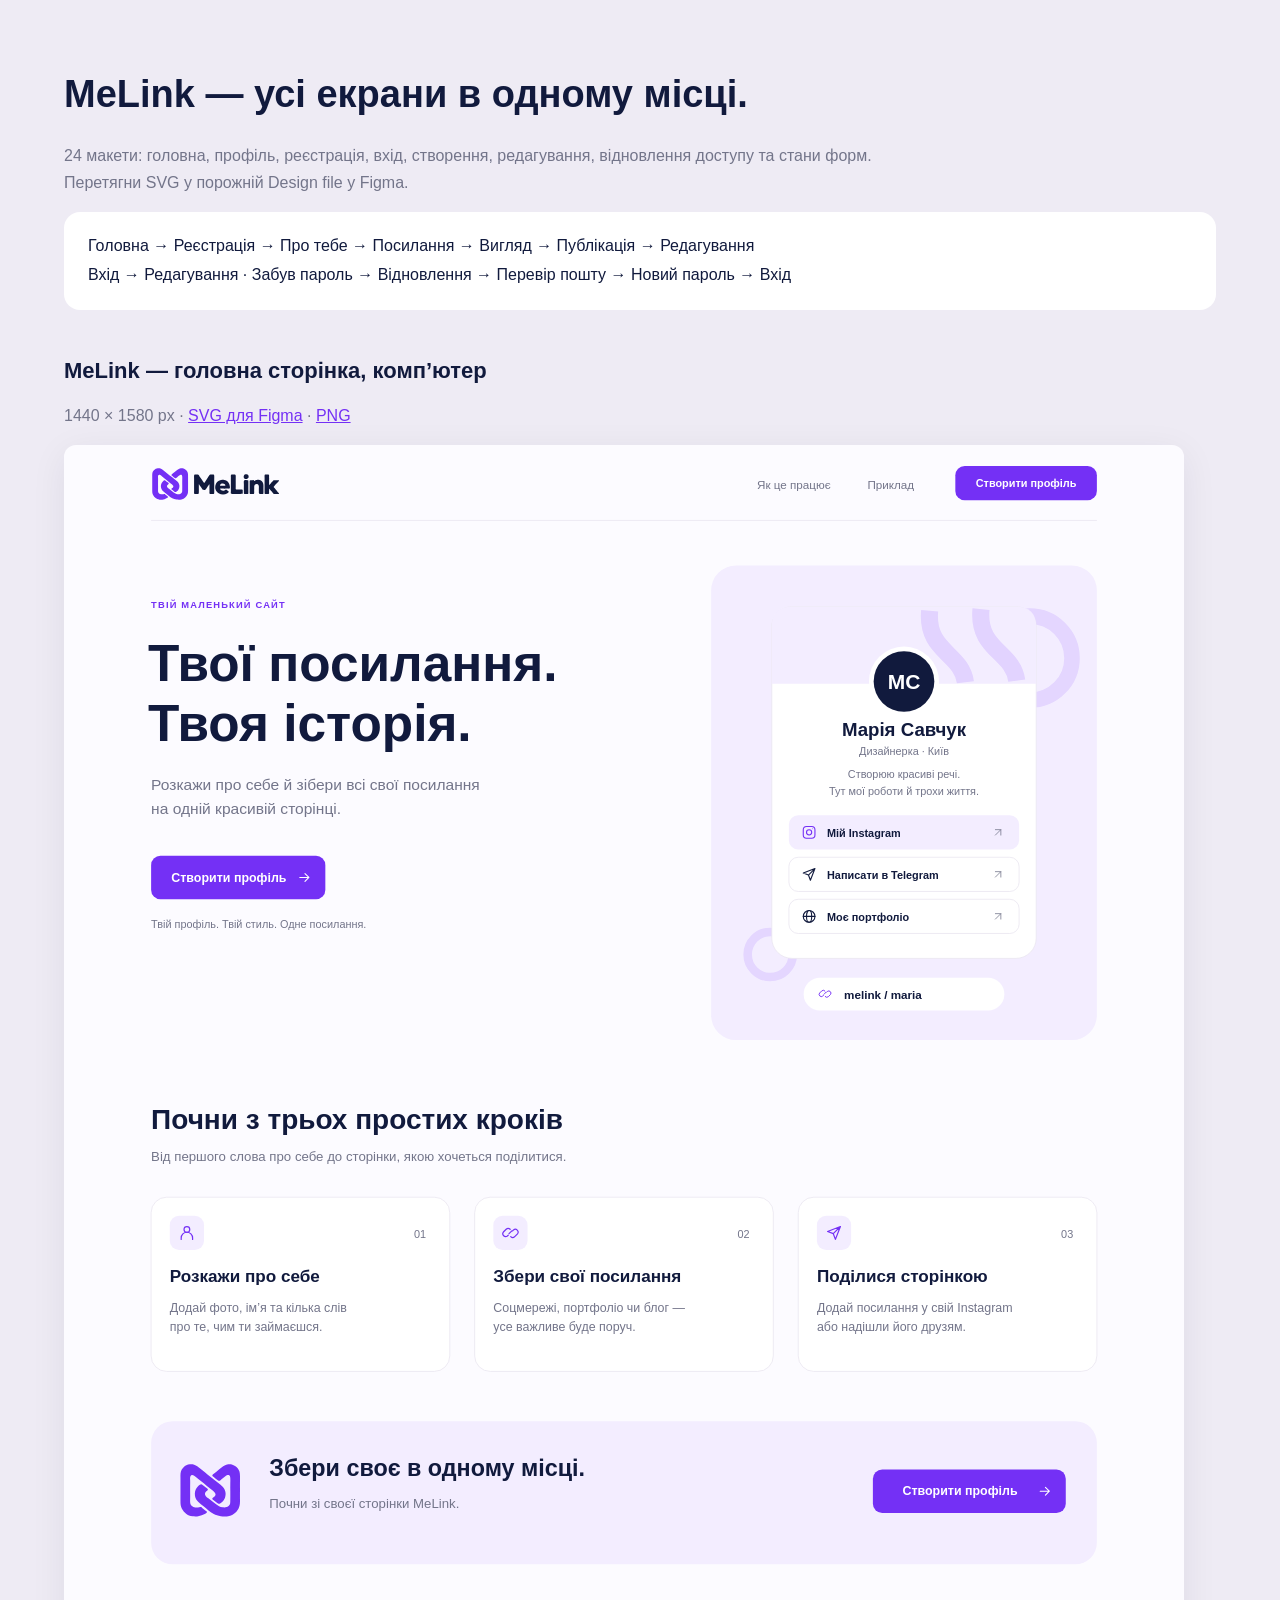
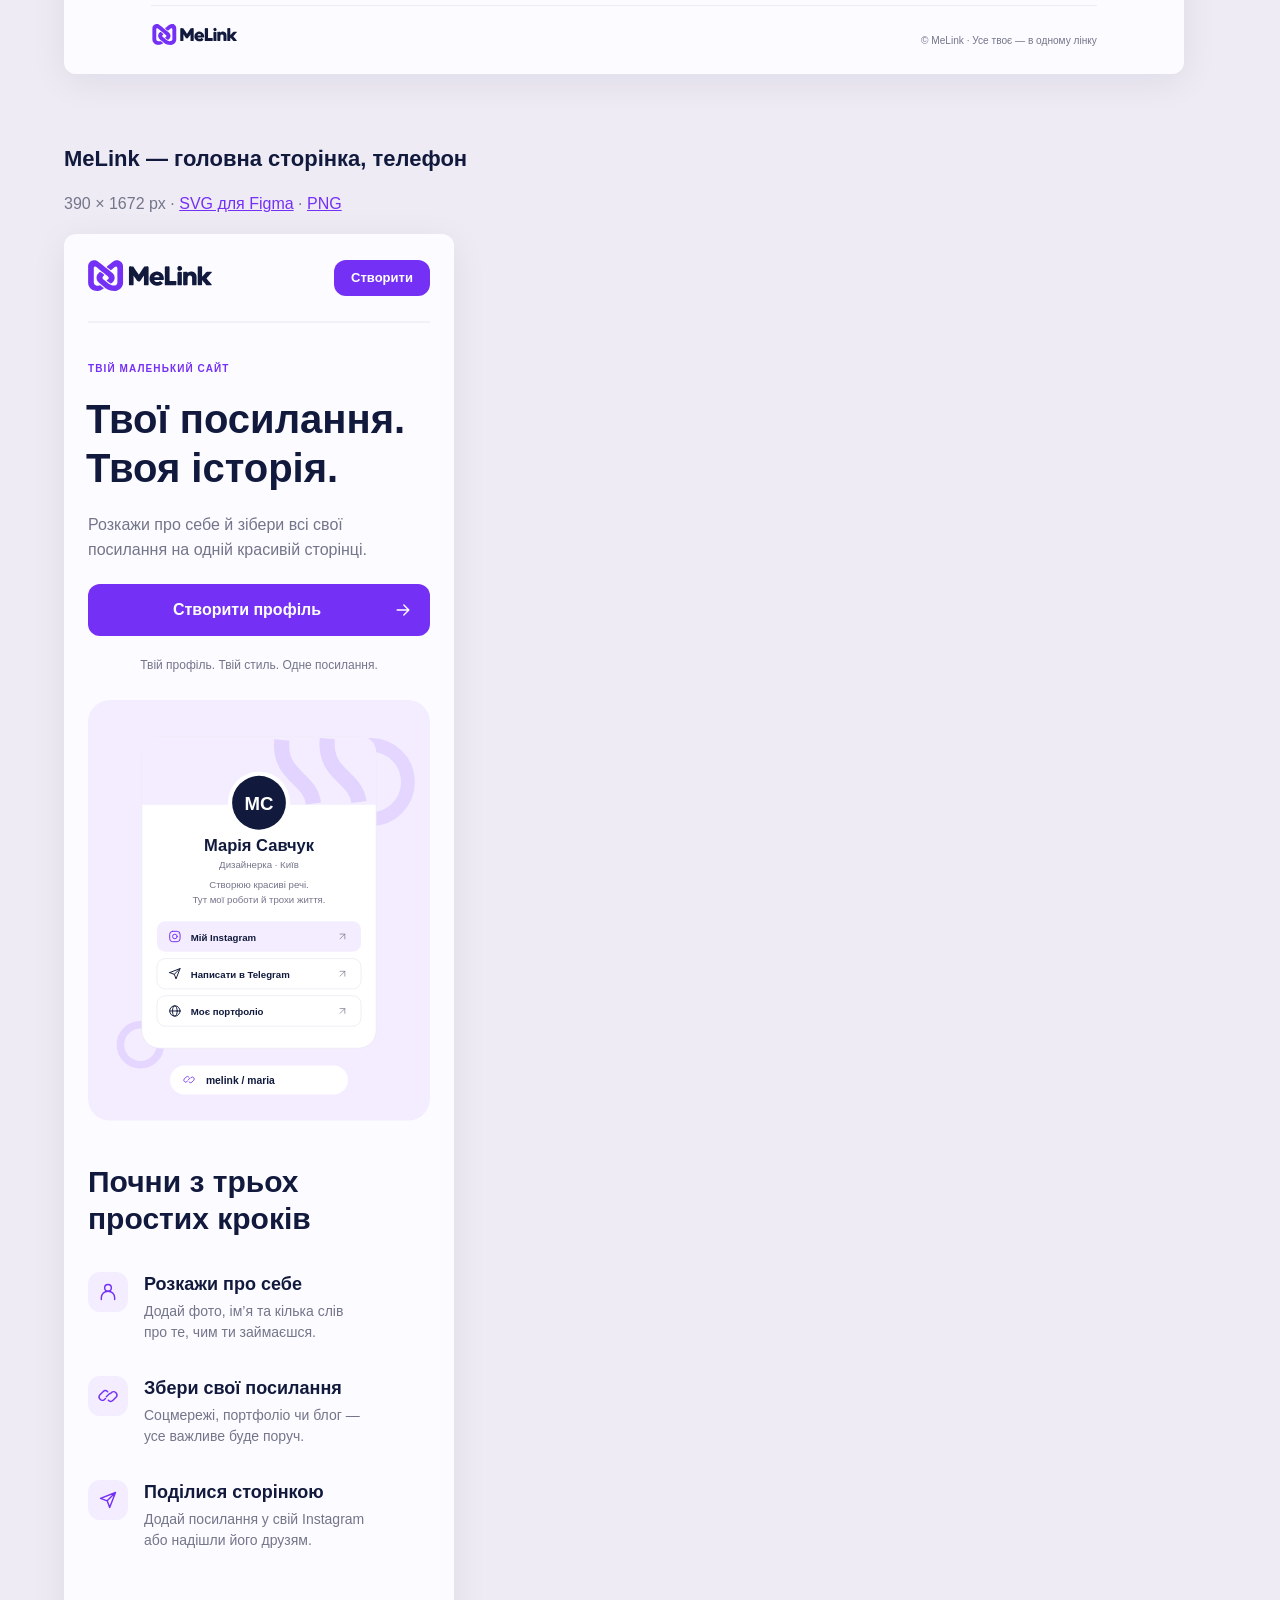
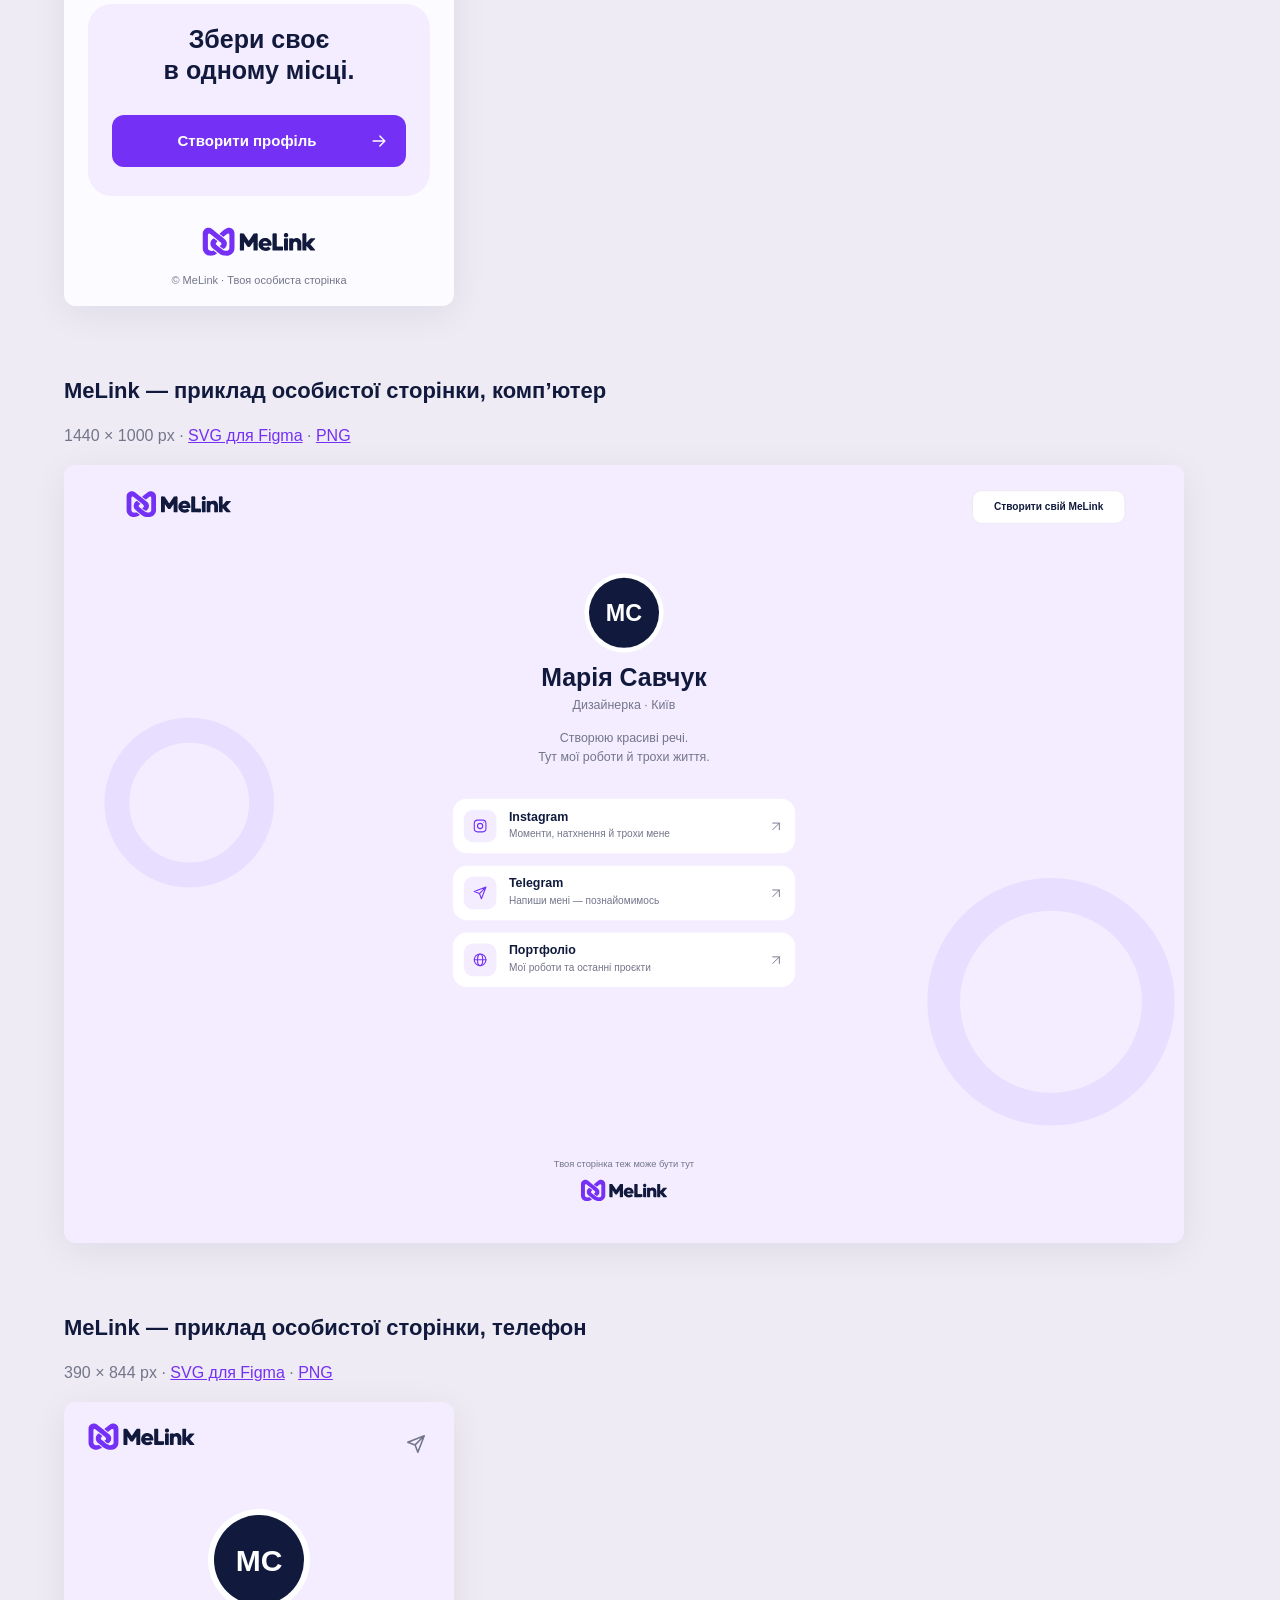
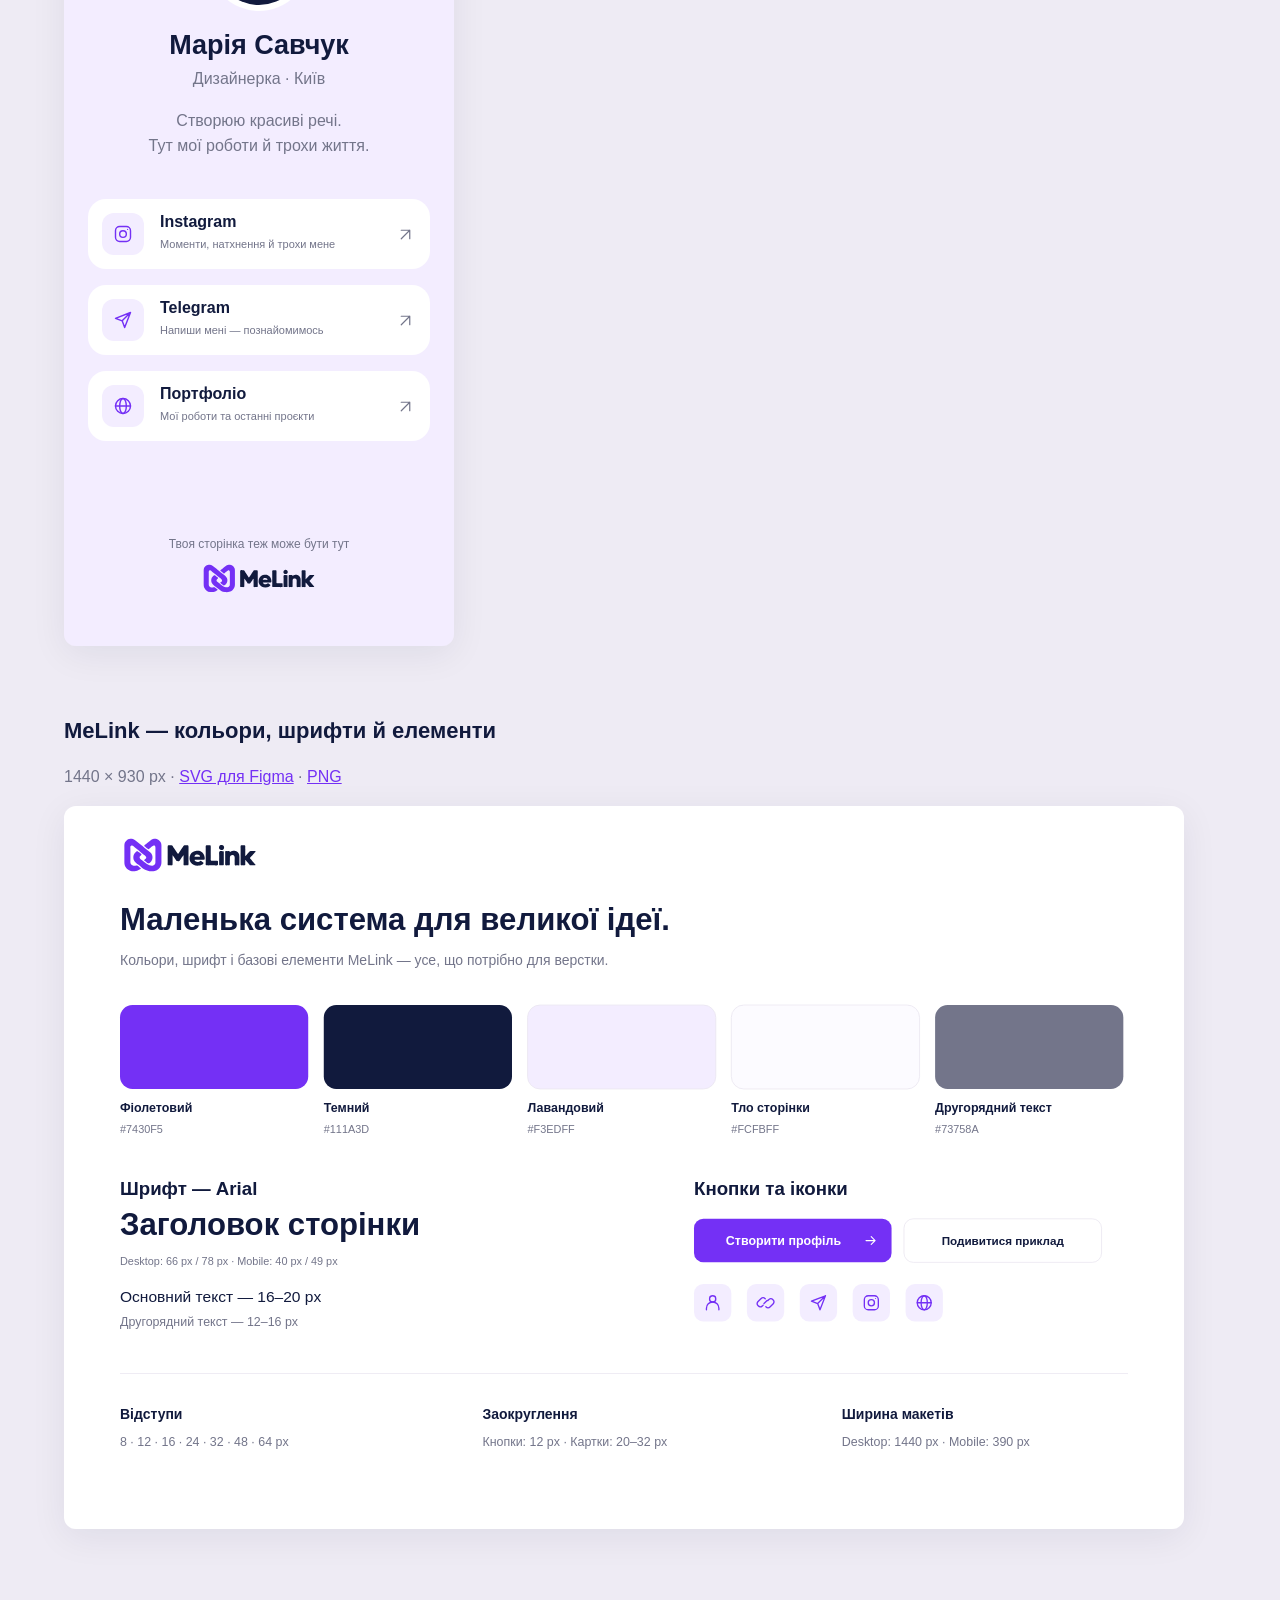
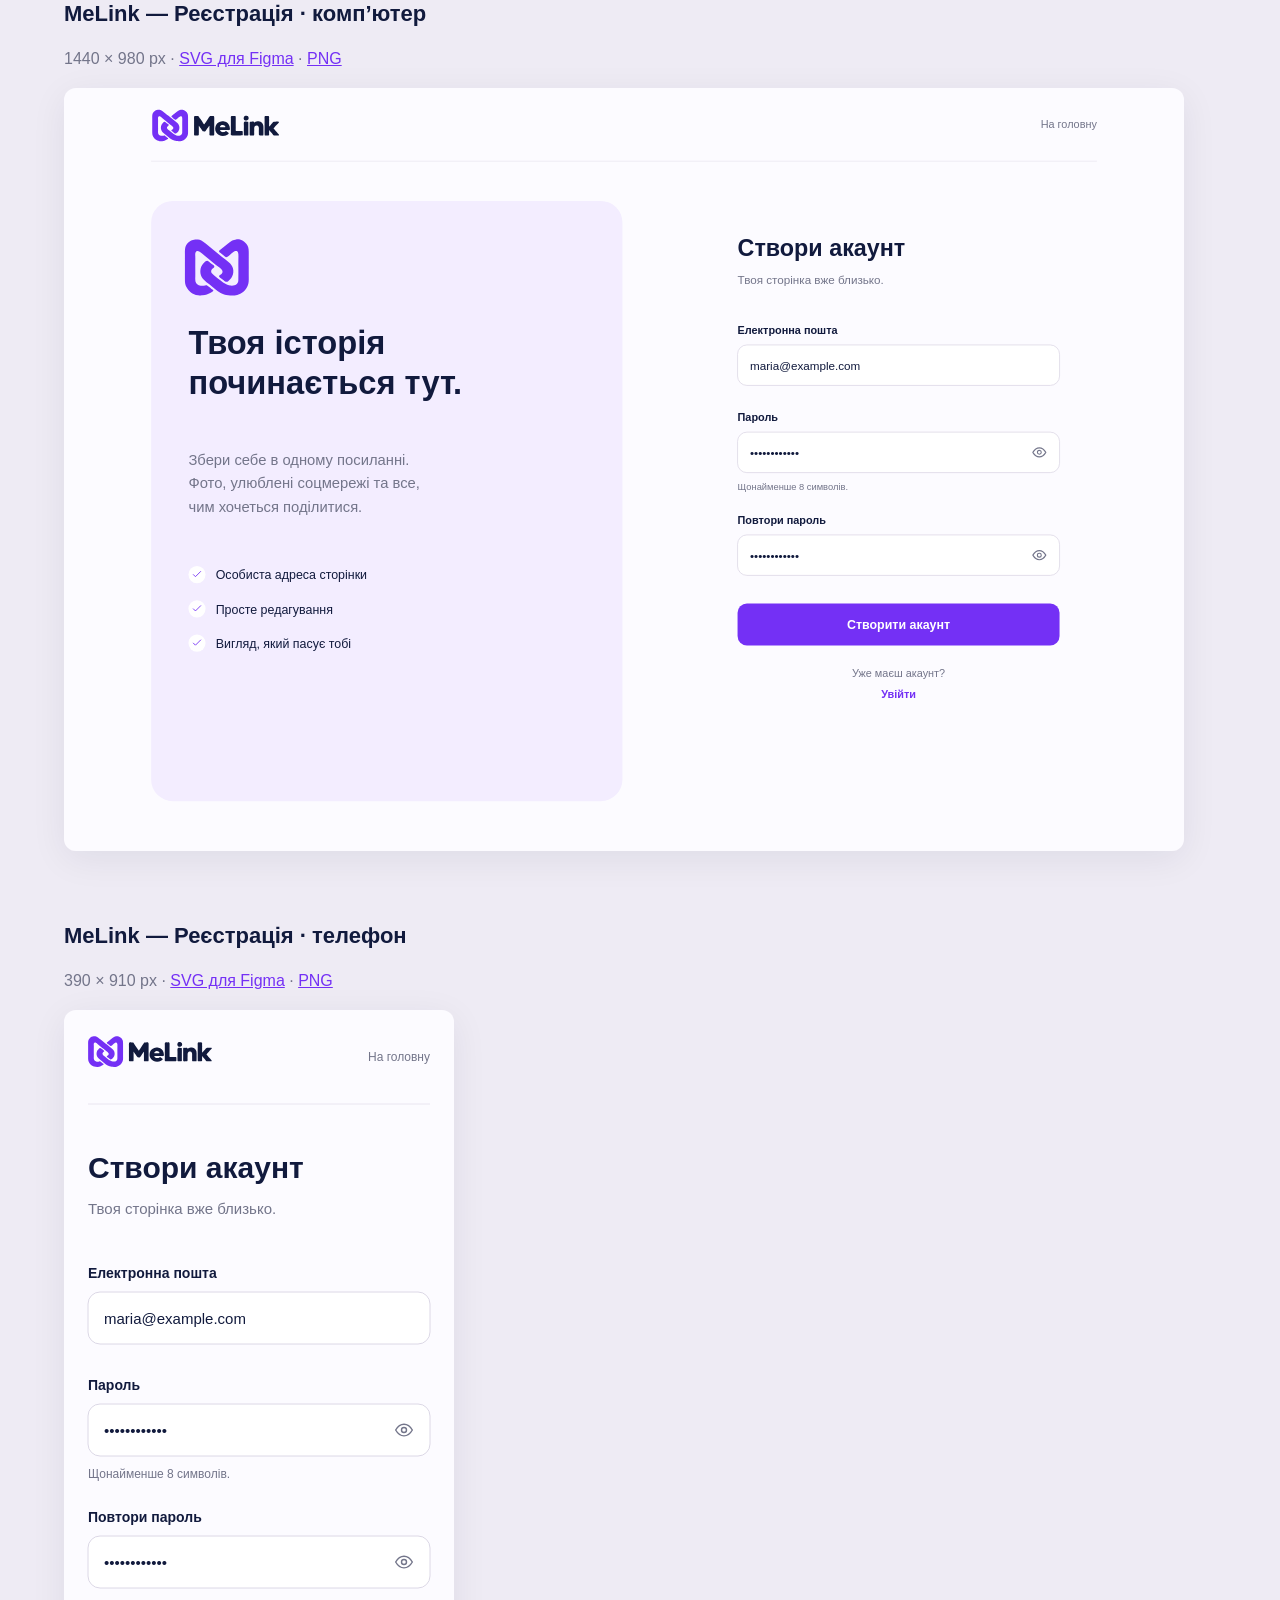
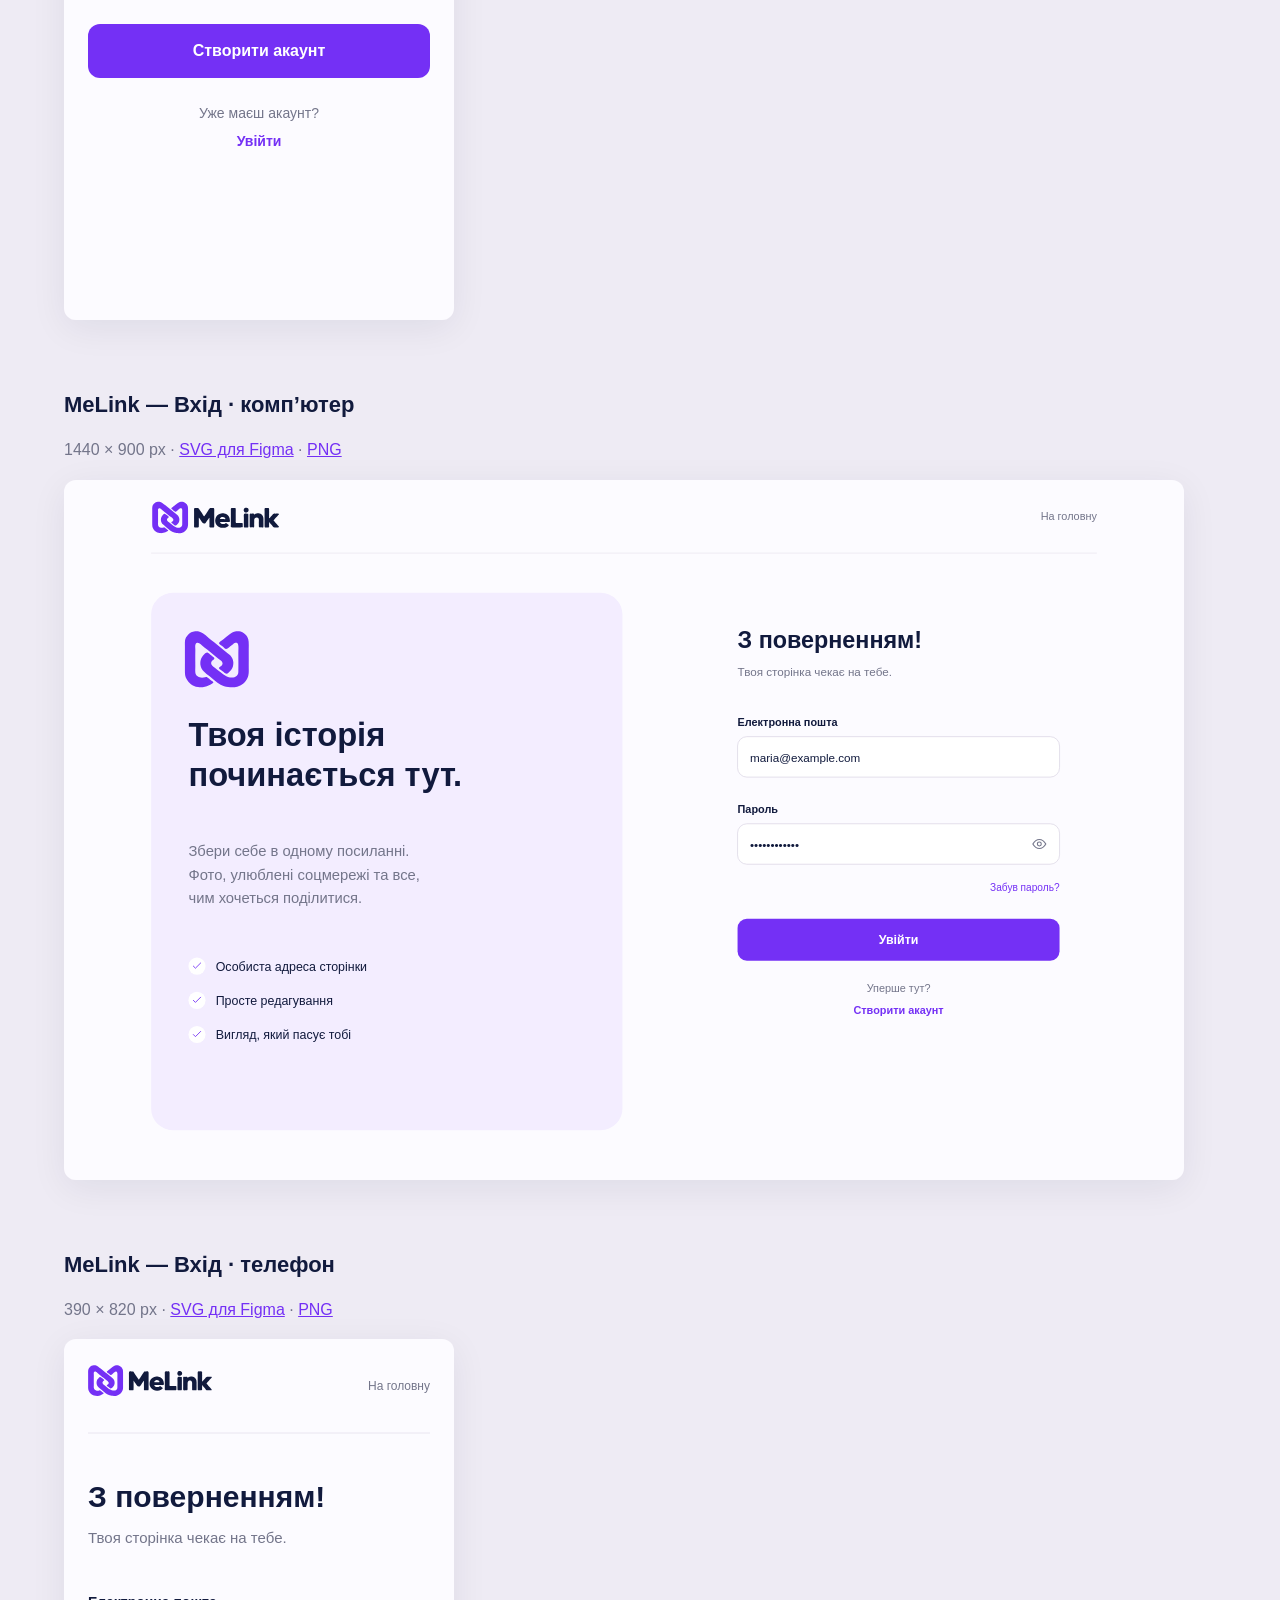
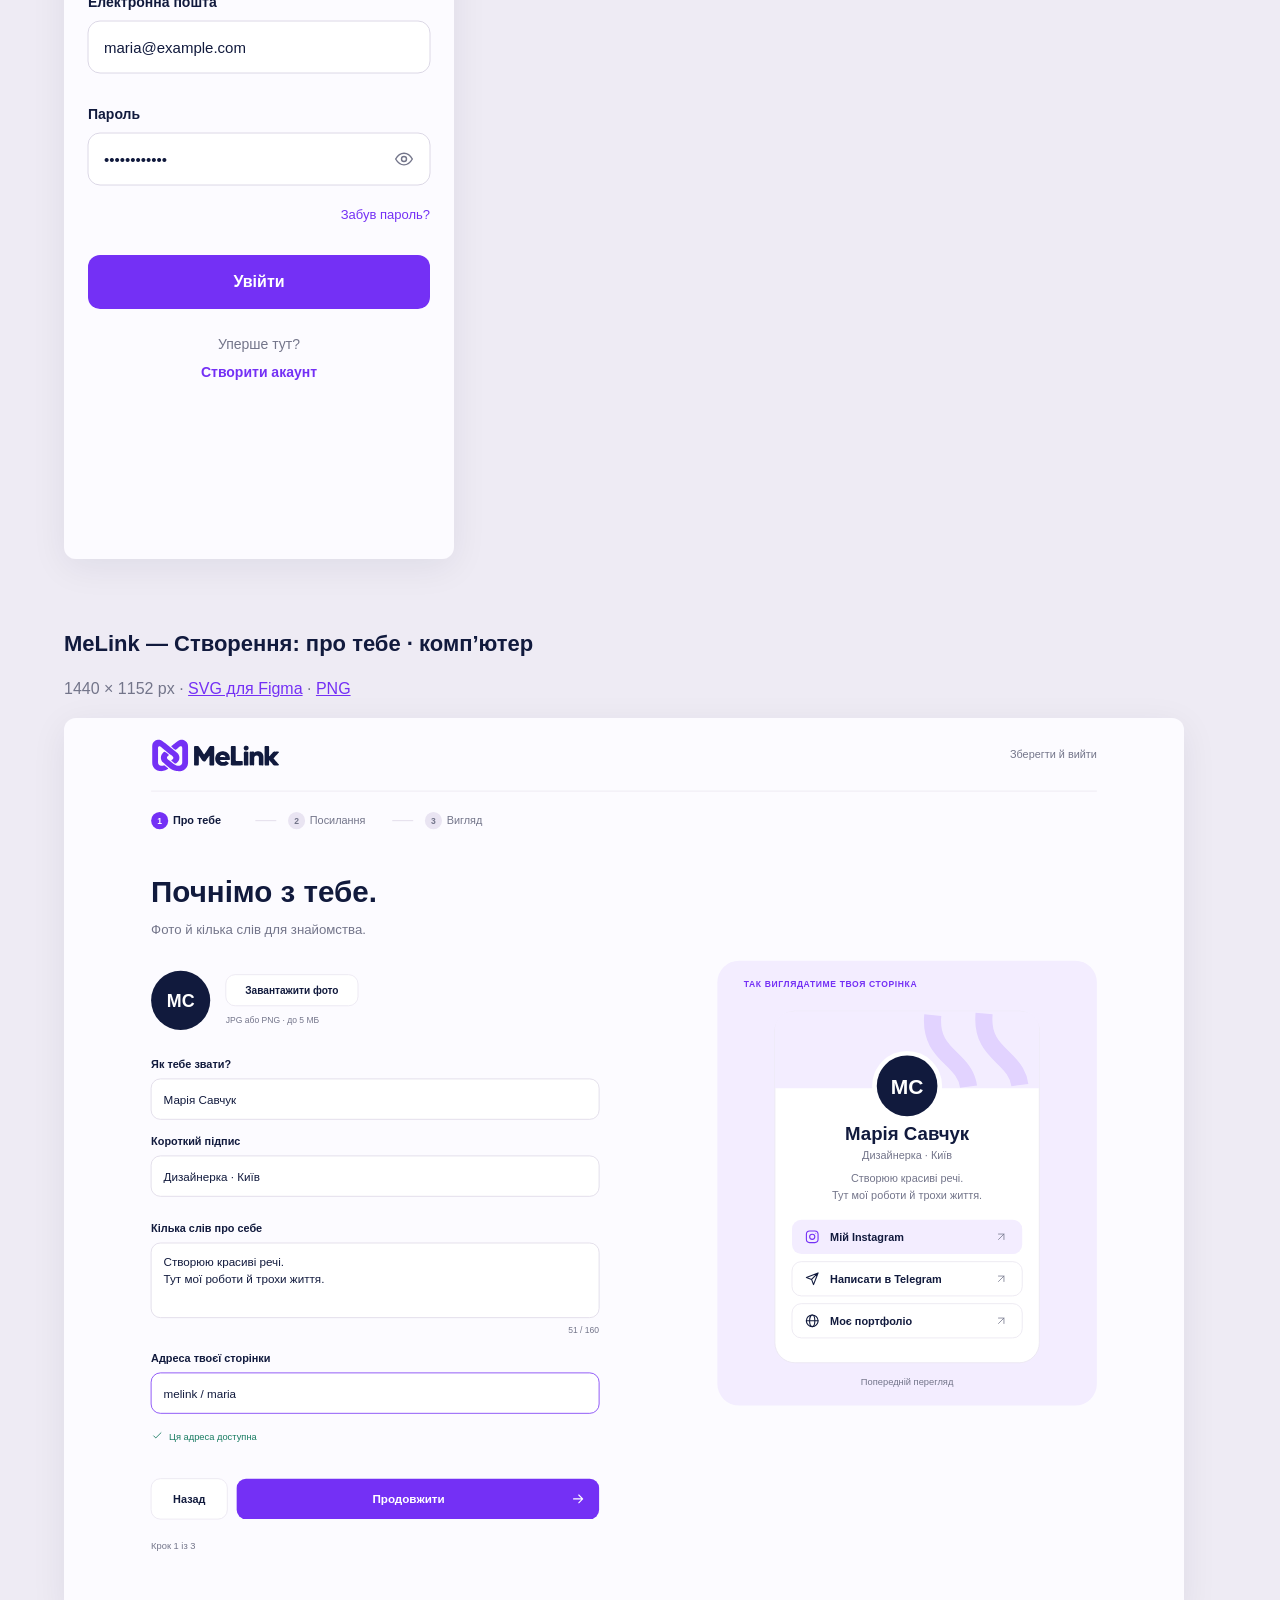
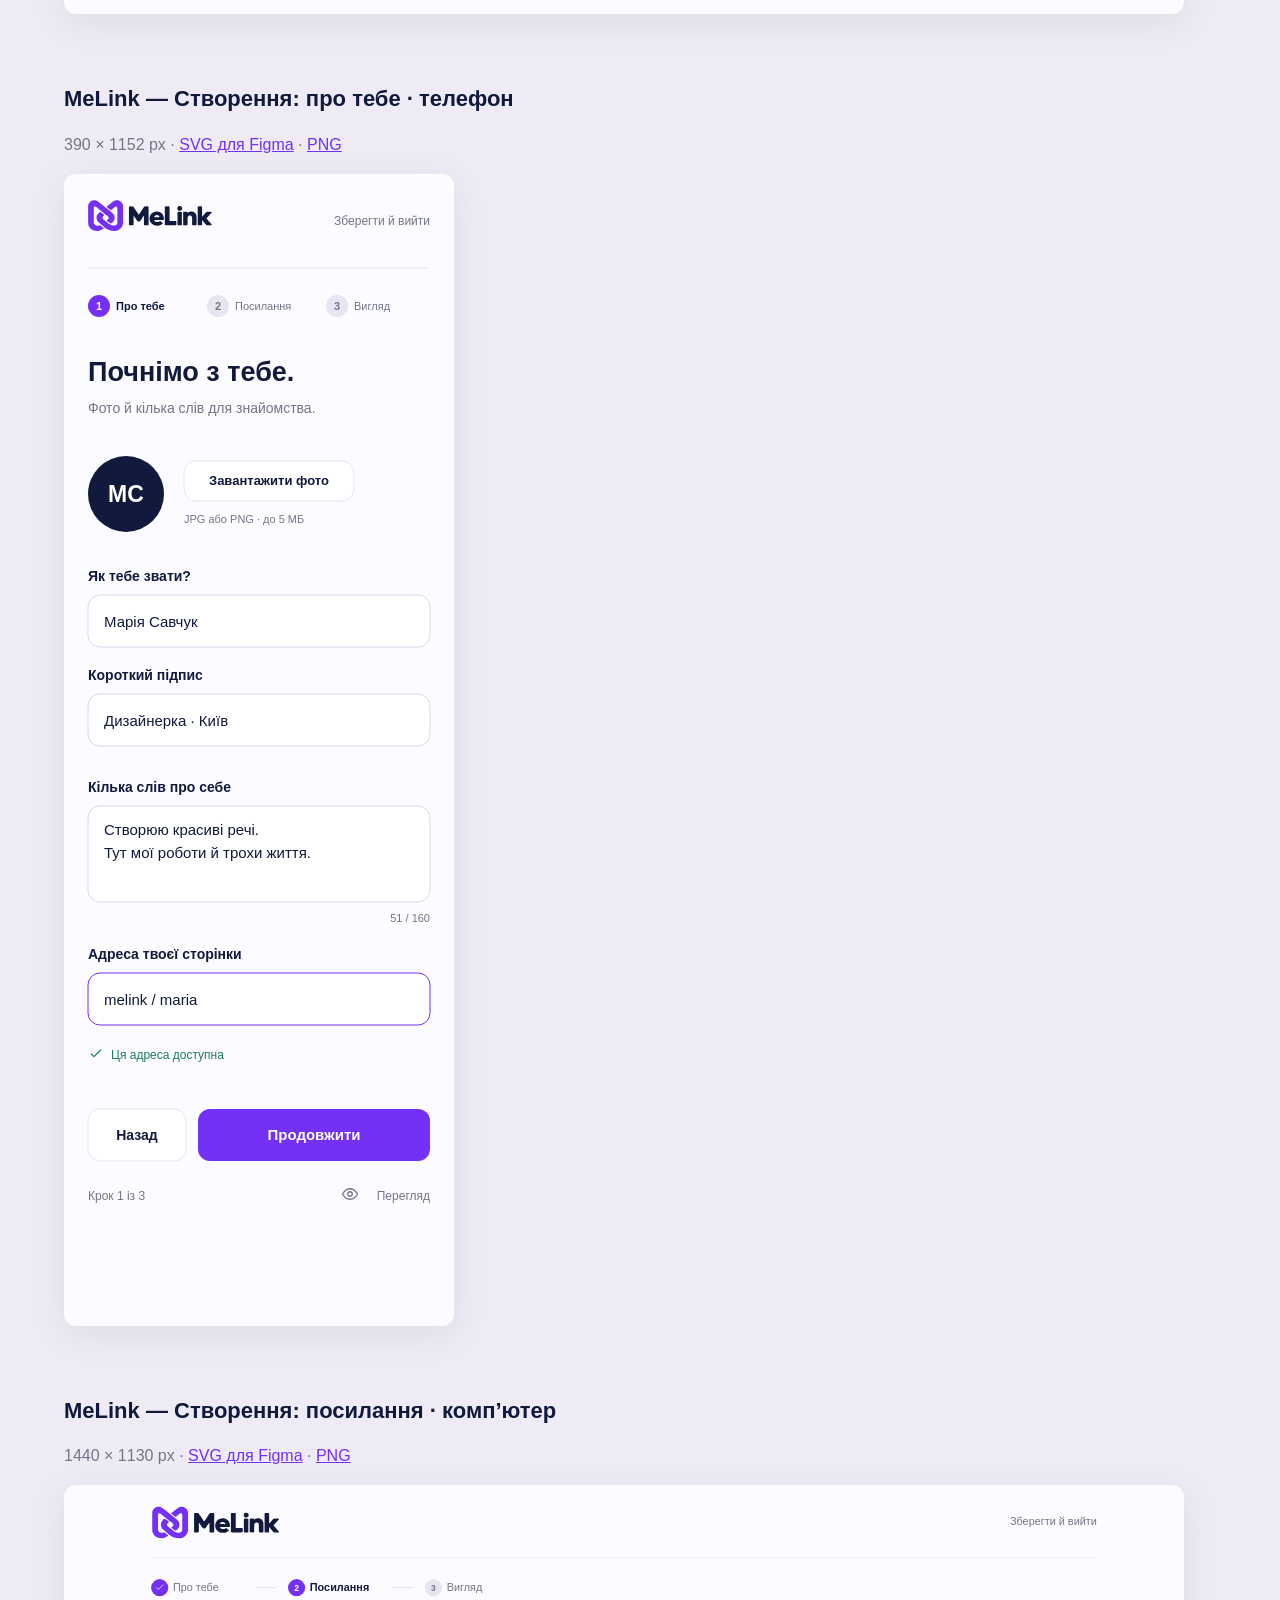
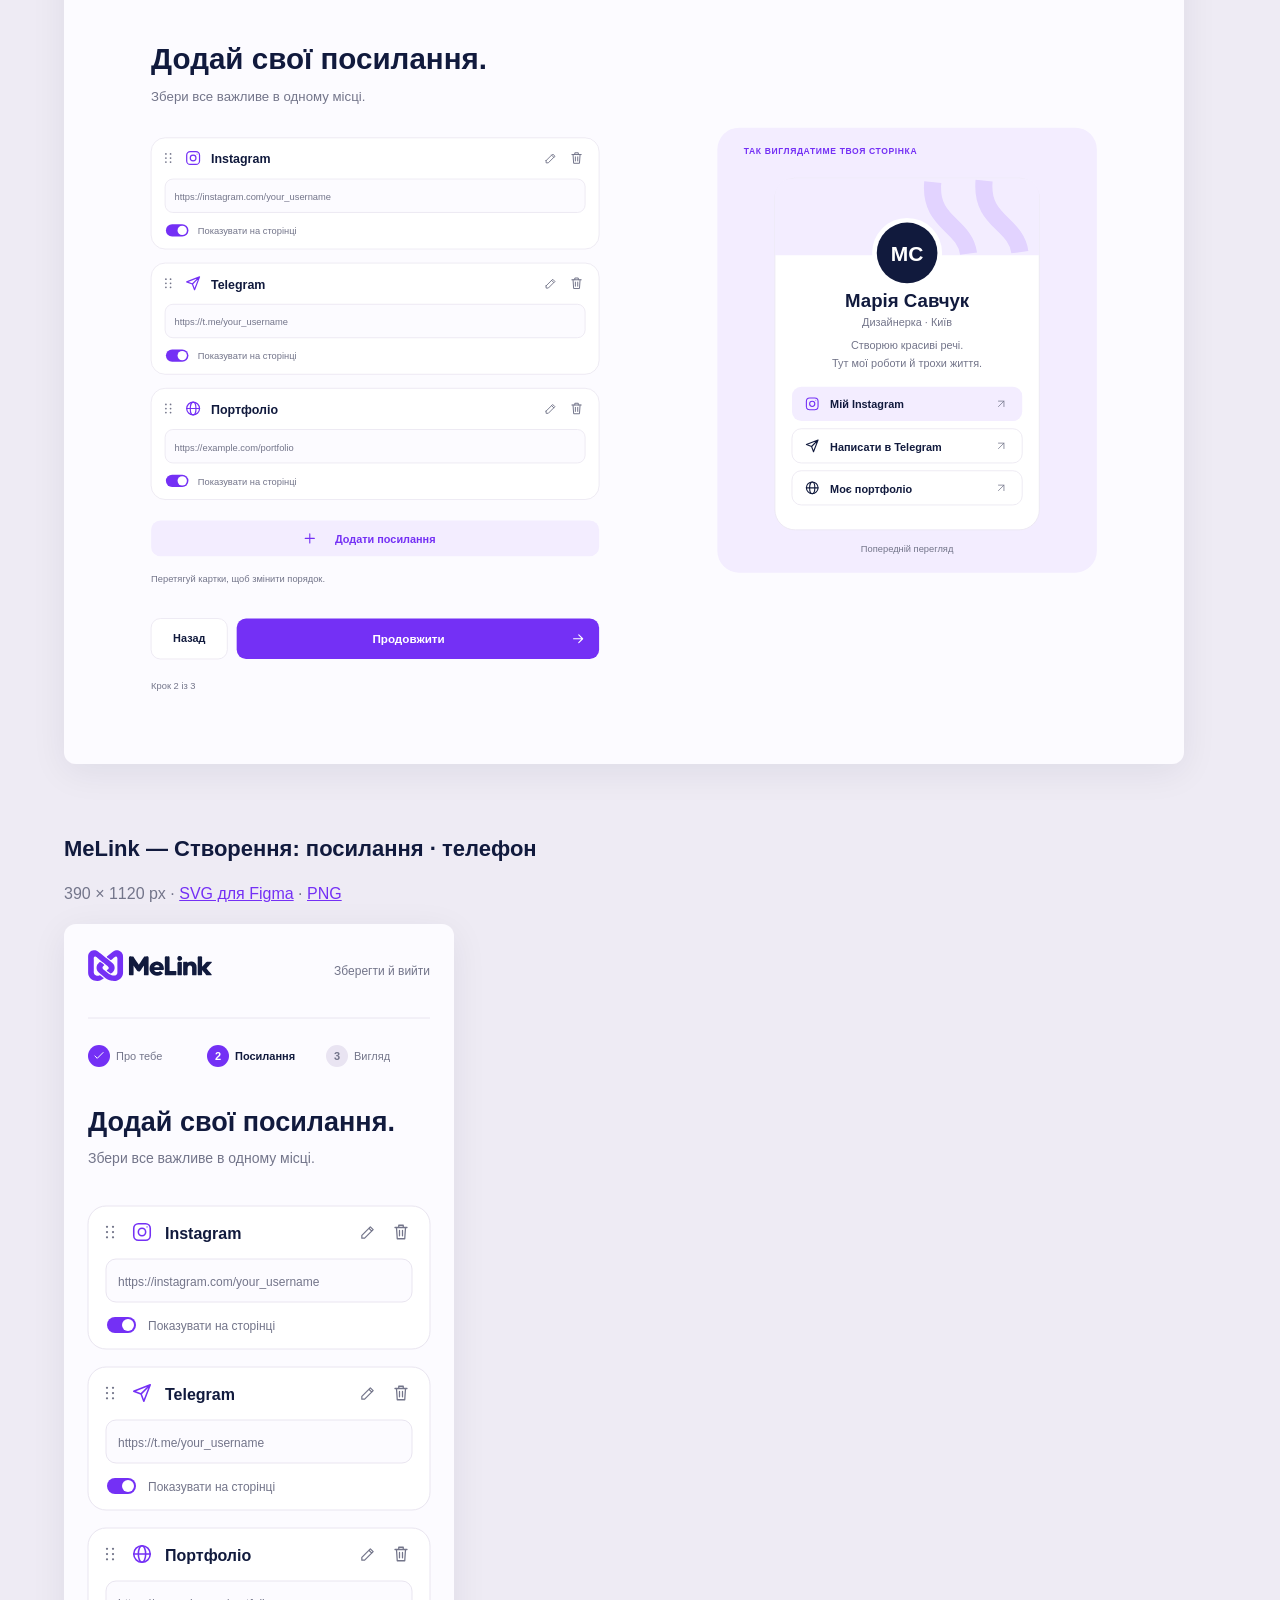
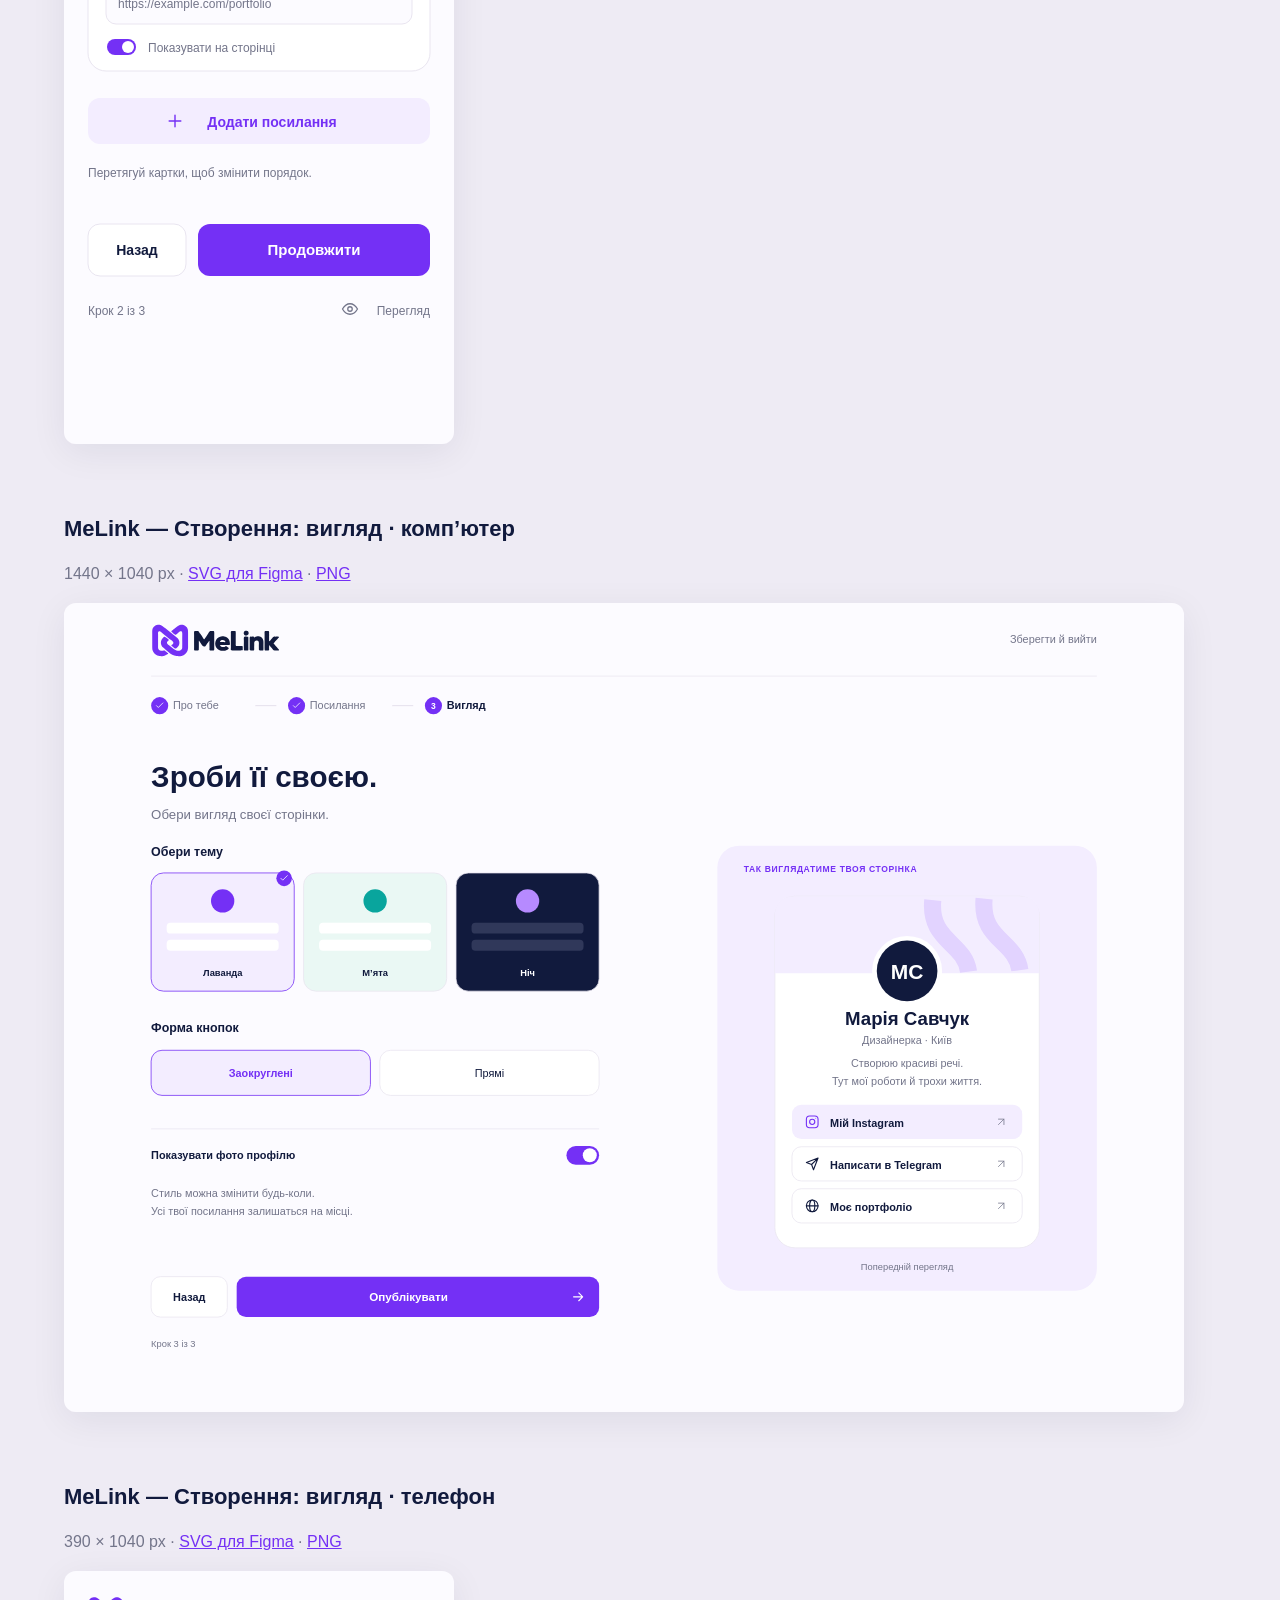
<file: design/preview.html>
<!doctype html><html lang="uk"><meta charset="utf-8"><meta name="viewport" content="width=device-width,initial-scale=1"><title>MeLink — повний набір макетів</title><style>body{margin:0;padding:48px 24px;background:#eeebf4;color:#111a3d;font:16px Arial,sans-serif}main{max-width:1152px;margin:auto}h1{font-size:38px}p{line-height:1.7;color:#73758a}a{color:#7430f5}article{margin:48px 0 72px}h2{font-size:22px}img{display:block;width:100%;height:auto;box-shadow:0 8px 36px #111a3d12;border-radius:12px}.flow{padding:20px 24px;background:white;border-radius:16px;line-height:1.8}</style><main><h1>MeLink — усі екрани в одному місці.</h1><p>24 макети: головна, профіль, реєстрація, вхід, створення, редагування, відновлення доступу та стани форм.<br>Перетягни SVG у порожній Design file у Figma.</p><div class="flow">Головна → Реєстрація → Про тебе → Посилання → Вигляд → Публікація → Редагування<br>Вхід → Редагування · Забув пароль → Відновлення → Перевір пошту → Новий пароль → Вхід</div><article><h2>MeLink — головна сторінка, комп’ютер</h2><p>1440 × 1580 px · <a href="01-home-desktop.svg" download>SVG для Figma</a> · <a href="01-home-desktop.png">PNG</a></p><img src="01-home-desktop.svg" alt="MeLink — головна сторінка, комп’ютер" loading="lazy" style="max-width:1120px"></article><article><h2>MeLink — головна сторінка, телефон</h2><p>390 × 1672 px · <a href="02-home-mobile.svg" download>SVG для Figma</a> · <a href="02-home-mobile.png">PNG</a></p><img src="02-home-mobile.svg" alt="MeLink — головна сторінка, телефон" loading="lazy" style="max-width:390px"></article><article><h2>MeLink — приклад особистої сторінки, комп’ютер</h2><p>1440 × 1000 px · <a href="03-profile-desktop.svg" download>SVG для Figma</a> · <a href="03-profile-desktop.png">PNG</a></p><img src="03-profile-desktop.svg" alt="MeLink — приклад особистої сторінки, комп’ютер" loading="lazy" style="max-width:1120px"></article><article><h2>MeLink — приклад особистої сторінки, телефон</h2><p>390 × 844 px · <a href="04-profile-mobile.svg" download>SVG для Figma</a> · <a href="04-profile-mobile.png">PNG</a></p><img src="04-profile-mobile.svg" alt="MeLink — приклад особистої сторінки, телефон" loading="lazy" style="max-width:390px"></article><article><h2>MeLink — кольори, шрифти й елементи</h2><p>1440 × 930 px · <a href="05-design-guide.svg" download>SVG для Figma</a> · <a href="05-design-guide.png">PNG</a></p><img src="05-design-guide.svg" alt="MeLink — кольори, шрифти й елементи" loading="lazy" style="max-width:1120px"></article><article><h2>MeLink — Реєстрація · комп’ютер</h2><p>1440 × 980 px · <a href="06-register-desktop.svg" download>SVG для Figma</a> · <a href="06-register-desktop.png">PNG</a></p><img src="06-register-desktop.svg" alt="MeLink — Реєстрація · комп’ютер" loading="lazy" style="max-width:1120px"></article><article><h2>MeLink — Реєстрація · телефон</h2><p>390 × 910 px · <a href="07-register-mobile.svg" download>SVG для Figma</a> · <a href="07-register-mobile.png">PNG</a></p><img src="07-register-mobile.svg" alt="MeLink — Реєстрація · телефон" loading="lazy" style="max-width:390px"></article><article><h2>MeLink — Вхід · комп’ютер</h2><p>1440 × 900 px · <a href="08-login-desktop.svg" download>SVG для Figma</a> · <a href="08-login-desktop.png">PNG</a></p><img src="08-login-desktop.svg" alt="MeLink — Вхід · комп’ютер" loading="lazy" style="max-width:1120px"></article><article><h2>MeLink — Вхід · телефон</h2><p>390 × 820 px · <a href="09-login-mobile.svg" download>SVG для Figma</a> · <a href="09-login-mobile.png">PNG</a></p><img src="09-login-mobile.svg" alt="MeLink — Вхід · телефон" loading="lazy" style="max-width:390px"></article><article><h2>MeLink — Створення: про тебе · комп’ютер</h2><p>1440 × 1152 px · <a href="10-create-about-desktop.svg" download>SVG для Figma</a> · <a href="10-create-about-desktop.png">PNG</a></p><img src="10-create-about-desktop.svg" alt="MeLink — Створення: про тебе · комп’ютер" loading="lazy" style="max-width:1120px"></article><article><h2>MeLink — Створення: про тебе · телефон</h2><p>390 × 1152 px · <a href="11-create-about-mobile.svg" download>SVG для Figma</a> · <a href="11-create-about-mobile.png">PNG</a></p><img src="11-create-about-mobile.svg" alt="MeLink — Створення: про тебе · телефон" loading="lazy" style="max-width:390px"></article><article><h2>MeLink — Створення: посилання · комп’ютер</h2><p>1440 × 1130 px · <a href="12-create-links-desktop.svg" download>SVG для Figma</a> · <a href="12-create-links-desktop.png">PNG</a></p><img src="12-create-links-desktop.svg" alt="MeLink — Створення: посилання · комп’ютер" loading="lazy" style="max-width:1120px"></article><article><h2>MeLink — Створення: посилання · телефон</h2><p>390 × 1120 px · <a href="13-create-links-mobile.svg" download>SVG для Figma</a> · <a href="13-create-links-mobile.png">PNG</a></p><img src="13-create-links-mobile.svg" alt="MeLink — Створення: посилання · телефон" loading="lazy" style="max-width:390px"></article><article><h2>MeLink — Створення: вигляд · комп’ютер</h2><p>1440 × 1040 px · <a href="14-create-style-desktop.svg" download>SVG для Figma</a> · <a href="14-create-style-desktop.png">PNG</a></p><img src="14-create-style-desktop.svg" alt="MeLink — Створення: вигляд · комп’ютер" loading="lazy" style="max-width:1120px"></article><article><h2>MeLink — Створення: вигляд · телефон</h2><p>390 × 1040 px · <a href="15-create-style-mobile.svg" download>SVG для Figma</a> · <a href="15-create-style-mobile.png">PNG</a></p><img src="15-create-style-mobile.svg" alt="MeLink — Створення: вигляд · телефон" loading="lazy" style="max-width:390px"></article><article><h2>MeLink — Профіль опубліковано · комп’ютер</h2><p>1440 × 980 px · <a href="16-published-desktop.svg" download>SVG для Figma</a> · <a href="16-published-desktop.png">PNG</a></p><img src="16-published-desktop.svg" alt="MeLink — Профіль опубліковано · комп’ютер" loading="lazy" style="max-width:1120px"></article><article><h2>MeLink — Профіль опубліковано · телефон</h2><p>390 × 920 px · <a href="17-published-mobile.svg" download>SVG для Figma</a> · <a href="17-published-mobile.png">PNG</a></p><img src="17-published-mobile.svg" alt="MeLink — Профіль опубліковано · телефон" loading="lazy" style="max-width:390px"></article><article><h2>MeLink — Редагування профілю · комп’ютер</h2><p>1440 × 1272 px · <a href="18-editor-desktop.svg" download>SVG для Figma</a> · <a href="18-editor-desktop.png">PNG</a></p><img src="18-editor-desktop.svg" alt="MeLink — Редагування профілю · комп’ютер" loading="lazy" style="max-width:1120px"></article><article><h2>MeLink — Редагування профілю · телефон</h2><p>390 × 1252 px · <a href="19-editor-mobile.svg" download>SVG для Figma</a> · <a href="19-editor-mobile.png">PNG</a></p><img src="19-editor-mobile.svg" alt="MeLink — Редагування профілю · телефон" loading="lazy" style="max-width:390px"></article><article><h2>MeLink — Відновлення пароля · комп’ютер</h2><p>1440 × 900 px · <a href="20-password-reset-desktop.svg" download>SVG для Figma</a> · <a href="20-password-reset-desktop.png">PNG</a></p><img src="20-password-reset-desktop.svg" alt="MeLink — Відновлення пароля · комп’ютер" loading="lazy" style="max-width:1120px"></article><article><h2>MeLink — Відновлення пароля · телефон</h2><p>390 × 820 px · <a href="21-password-reset-mobile.svg" download>SVG для Figma</a> · <a href="21-password-reset-mobile.png">PNG</a></p><img src="21-password-reset-mobile.svg" alt="MeLink — Відновлення пароля · телефон" loading="lazy" style="max-width:390px"></article><article><h2>MeLink — стани форм і повідомлення</h2><p>1440 × 1110 px · <a href="22-ui-states.svg" download>SVG для Figma</a> · <a href="22-ui-states.png">PNG</a></p><img src="22-ui-states.svg" alt="MeLink — стани форм і повідомлення" loading="lazy" style="max-width:1120px"></article><article><h2>MeLink — новий пароль · комп’ютер</h2><p>1440 × 900 px · <a href="23-new-password-desktop.svg" download>SVG для Figma</a> · <a href="23-new-password-desktop.png">PNG</a></p><img src="23-new-password-desktop.svg" alt="MeLink — новий пароль · комп’ютер" loading="lazy" style="max-width:1120px"></article><article><h2>MeLink — новий пароль · телефон</h2><p>390 × 820 px · <a href="24-new-password-mobile.svg" download>SVG для Figma</a> · <a href="24-new-password-mobile.png">PNG</a></p><img src="24-new-password-mobile.svg" alt="MeLink — новий пароль · телефон" loading="lazy" style="max-width:390px"></article></main></html>
</file>
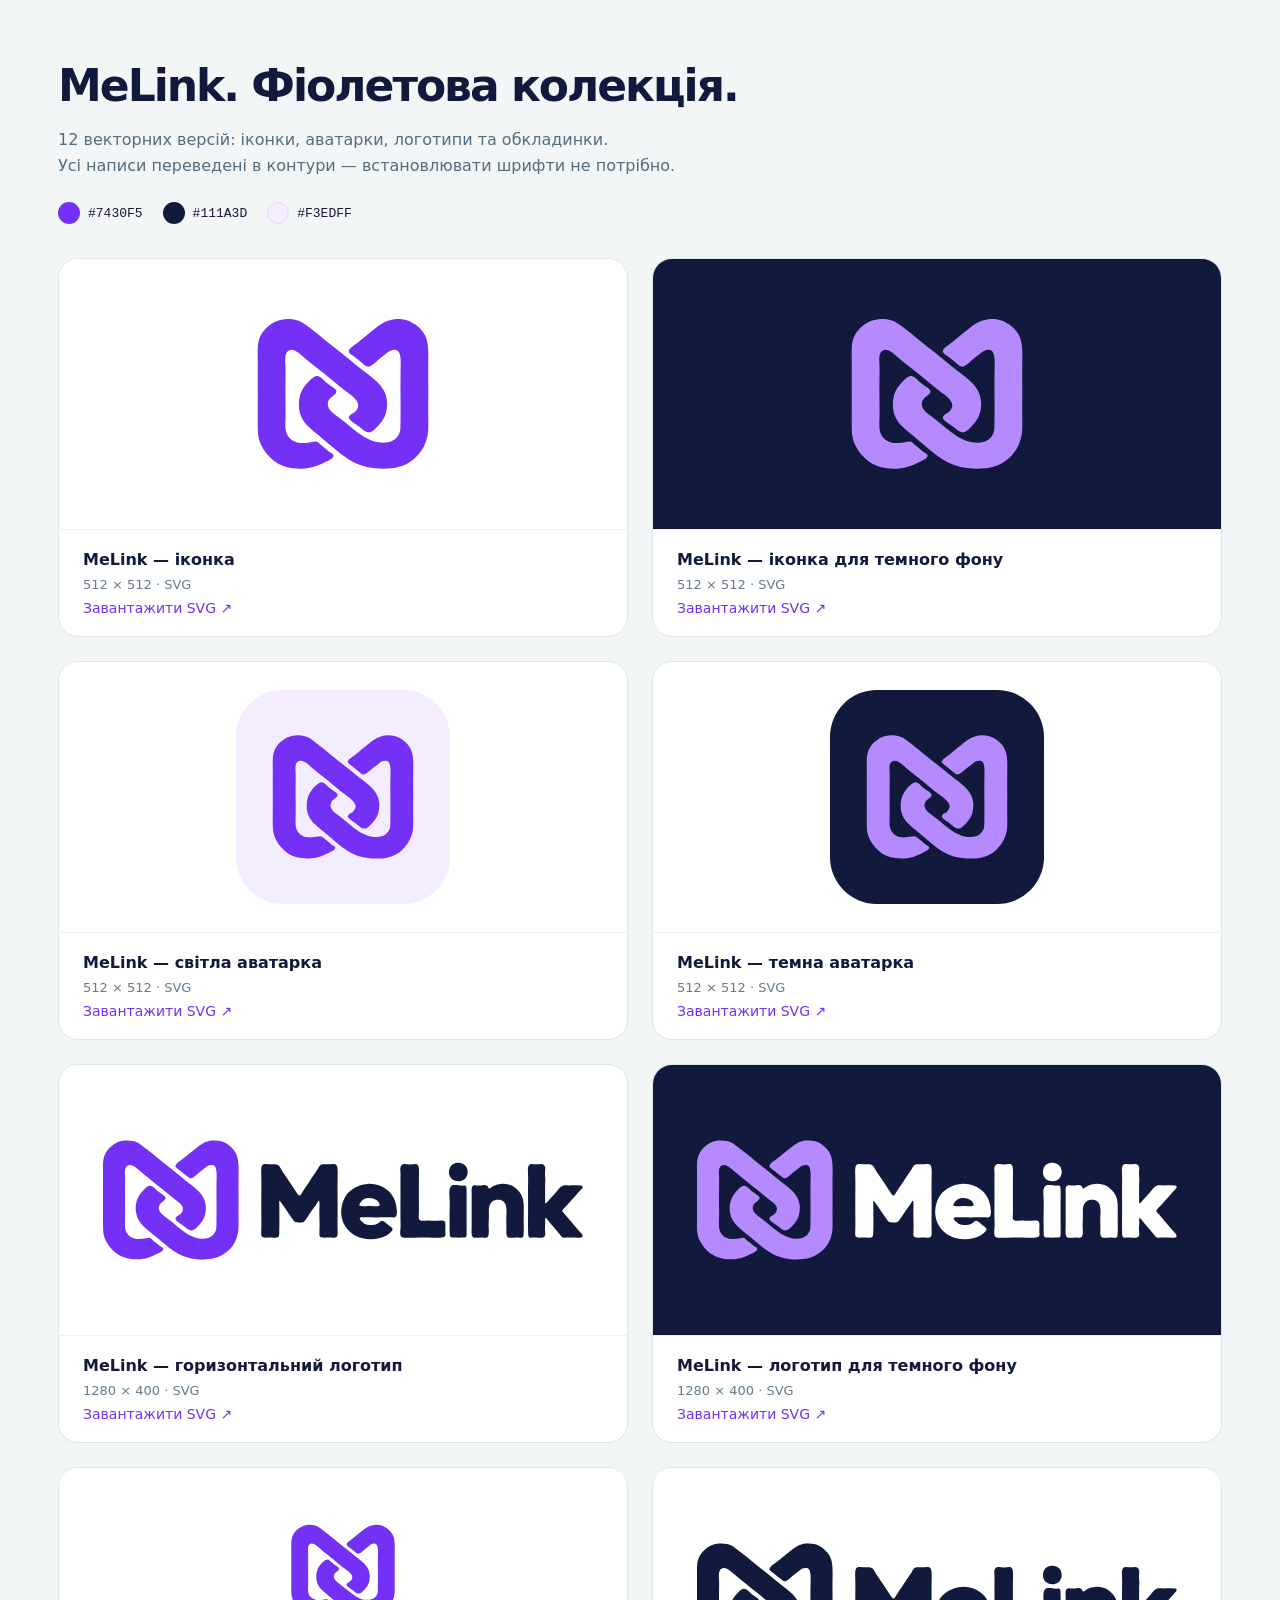
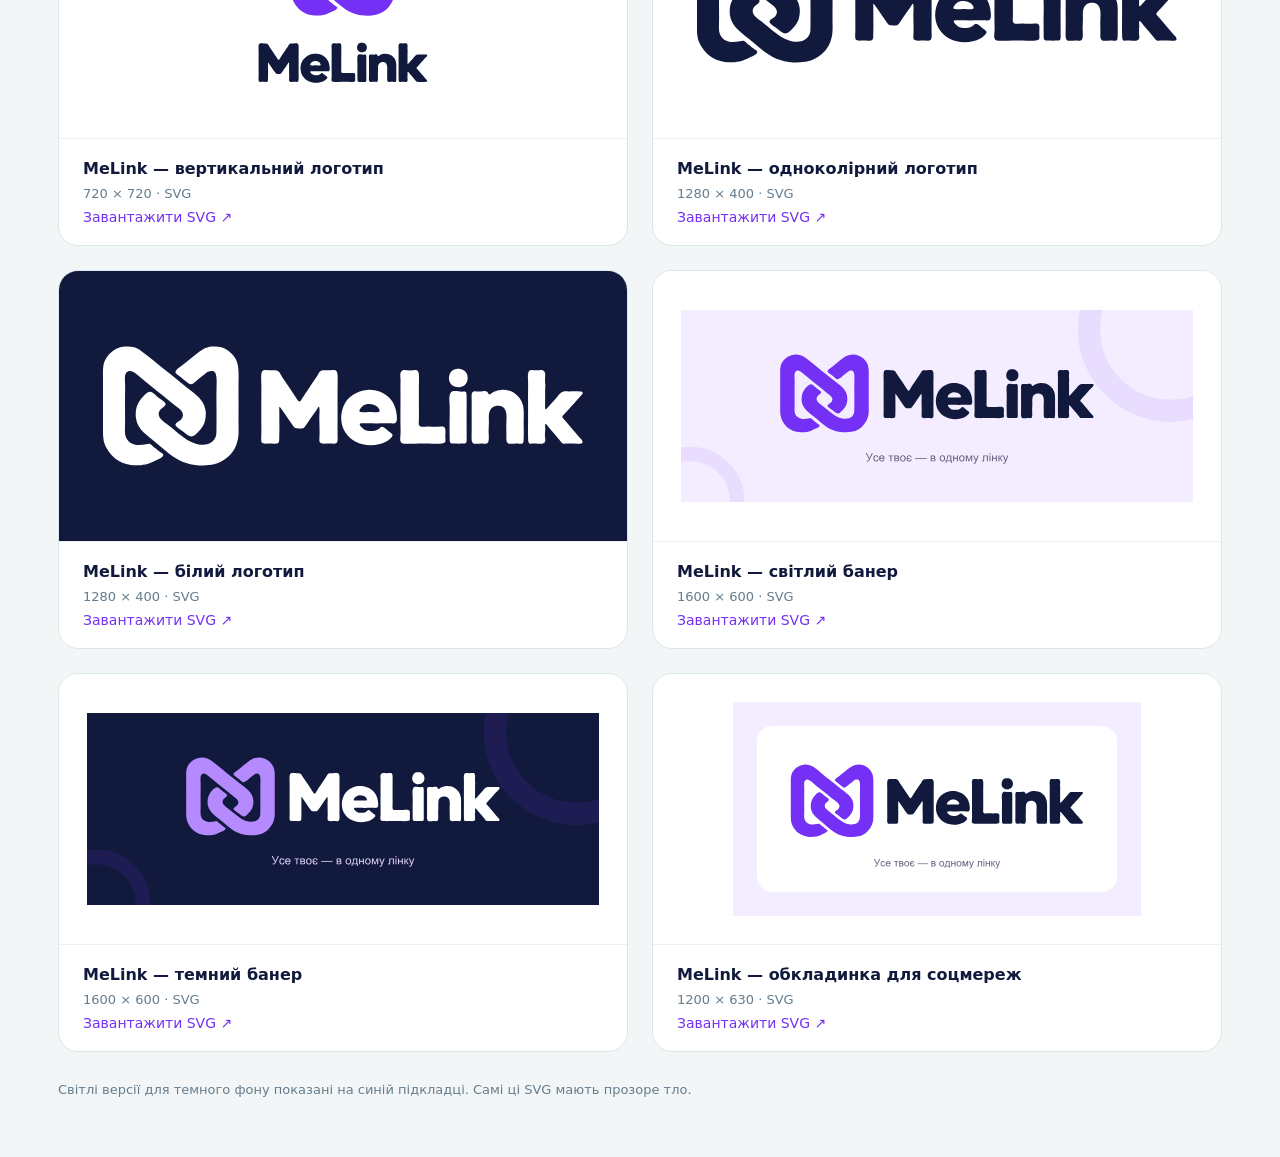
<file: image/logo/preview.html>
<!doctype html><html lang="uk"><meta charset="utf-8"><meta name="viewport" content="width=device-width,initial-scale=1"><title>MeLink — фіолетовий набір логотипів</title><style>*{box-sizing:border-box}body{margin:0;background:#f3f6f7;color:#111a3d;font:16px system-ui,sans-serif}main{max-width:1220px;margin:auto;padding:60px 28px}header{margin-bottom:34px}h1{font-size:44px;letter-spacing:-2px;margin:0 0 12px}p{color:#536c7e;line-height:1.6}.swatches{display:flex;gap:20px;margin:24px 0}.swatch{display:flex;align-items:center;gap:8px;font:13px monospace}.swatch i{width:22px;height:22px;border-radius:50%}.grid{display:grid;grid-template-columns:repeat(2,minmax(0,1fr));gap:24px}article{border-radius:20px;overflow:hidden;background:white;border:1px solid #dce7e9}.sample{height:270px;padding:28px;display:flex;justify-content:center;align-items:center;background:#fff}.sample.dark{background:#111a3d}.sample img{max-width:100%;max-height:100%;object-fit:contain}.info{padding:20px 24px;border-top:1px solid #edf1f2;display:flex;flex-direction:column;gap:8px}.info span{color:#647d8e;font-size:13px}a{color:#7430F5;text-decoration:none;font-size:14px}footer{padding-top:30px;color:#647d8e;font-size:13px}@media(max-width:650px){.grid{grid-template-columns:1fr}h1{font-size:36px}.sample{height:230px}}</style><main><header><h1>MeLink. Фіолетова колекція.</h1><p>12 векторних версій: іконки, аватарки, логотипи та обкладинки.<br>Усі написи переведені в контури — встановлювати шрифти не потрібно.</p><div class="swatches"><div class="swatch"><i style="background:#7430F5"></i>#7430F5</div><div class="swatch"><i style="background:#111A3D"></i>#111A3D</div><div class="swatch"><i style="background:#F3EDFF;border:1px solid #e4d6ff"></i>#F3EDFF</div></div></header><div class="grid"><article><div class="sample "><img src="01-icon.svg" alt="MeLink — іконка"></div><div class="info"><strong>MeLink — іконка</strong><span>512 × 512 · SVG</span><a href="01-icon.svg" download>Завантажити SVG ↗</a></div></article><article><div class="sample dark"><img src="02-icon-for-dark.svg" alt="MeLink — іконка для темного фону"></div><div class="info"><strong>MeLink — іконка для темного фону</strong><span>512 × 512 · SVG</span><a href="02-icon-for-dark.svg" download>Завантажити SVG ↗</a></div></article><article><div class="sample "><img src="03-avatar-light.svg" alt="MeLink — світла аватарка"></div><div class="info"><strong>MeLink — світла аватарка</strong><span>512 × 512 · SVG</span><a href="03-avatar-light.svg" download>Завантажити SVG ↗</a></div></article><article><div class="sample "><img src="04-avatar-dark.svg" alt="MeLink — темна аватарка"></div><div class="info"><strong>MeLink — темна аватарка</strong><span>512 × 512 · SVG</span><a href="04-avatar-dark.svg" download>Завантажити SVG ↗</a></div></article><article><div class="sample "><img src="05-logo-horizontal.svg" alt="MeLink — горизонтальний логотип"></div><div class="info"><strong>MeLink — горизонтальний логотип</strong><span>1280 × 400 · SVG</span><a href="05-logo-horizontal.svg" download>Завантажити SVG ↗</a></div></article><article><div class="sample dark"><img src="06-logo-for-dark.svg" alt="MeLink — логотип для темного фону"></div><div class="info"><strong>MeLink — логотип для темного фону</strong><span>1280 × 400 · SVG</span><a href="06-logo-for-dark.svg" download>Завантажити SVG ↗</a></div></article><article><div class="sample "><img src="07-logo-stacked.svg" alt="MeLink — вертикальний логотип"></div><div class="info"><strong>MeLink — вертикальний логотип</strong><span>720 × 720 · SVG</span><a href="07-logo-stacked.svg" download>Завантажити SVG ↗</a></div></article><article><div class="sample "><img src="08-logo-monochrome.svg" alt="MeLink — одноколірний логотип"></div><div class="info"><strong>MeLink — одноколірний логотип</strong><span>1280 × 400 · SVG</span><a href="08-logo-monochrome.svg" download>Завантажити SVG ↗</a></div></article><article><div class="sample dark"><img src="09-logo-white.svg" alt="MeLink — білий логотип"></div><div class="info"><strong>MeLink — білий логотип</strong><span>1280 × 400 · SVG</span><a href="09-logo-white.svg" download>Завантажити SVG ↗</a></div></article><article><div class="sample "><img src="10-banner-light.svg" alt="MeLink — світлий банер"></div><div class="info"><strong>MeLink — світлий банер</strong><span>1600 × 600 · SVG</span><a href="10-banner-light.svg" download>Завантажити SVG ↗</a></div></article><article><div class="sample "><img src="11-banner-dark.svg" alt="MeLink — темний банер"></div><div class="info"><strong>MeLink — темний банер</strong><span>1600 × 600 · SVG</span><a href="11-banner-dark.svg" download>Завантажити SVG ↗</a></div></article><article><div class="sample "><img src="12-social-cover.svg" alt="MeLink — обкладинка для соцмереж"></div><div class="info"><strong>MeLink — обкладинка для соцмереж</strong><span>1200 × 630 · SVG</span><a href="12-social-cover.svg" download>Завантажити SVG ↗</a></div></article></div><footer>Світлі версії для темного фону показані на синій підкладці. Самі ці SVG мають прозоре тло.</footer></main></html>
</file>
